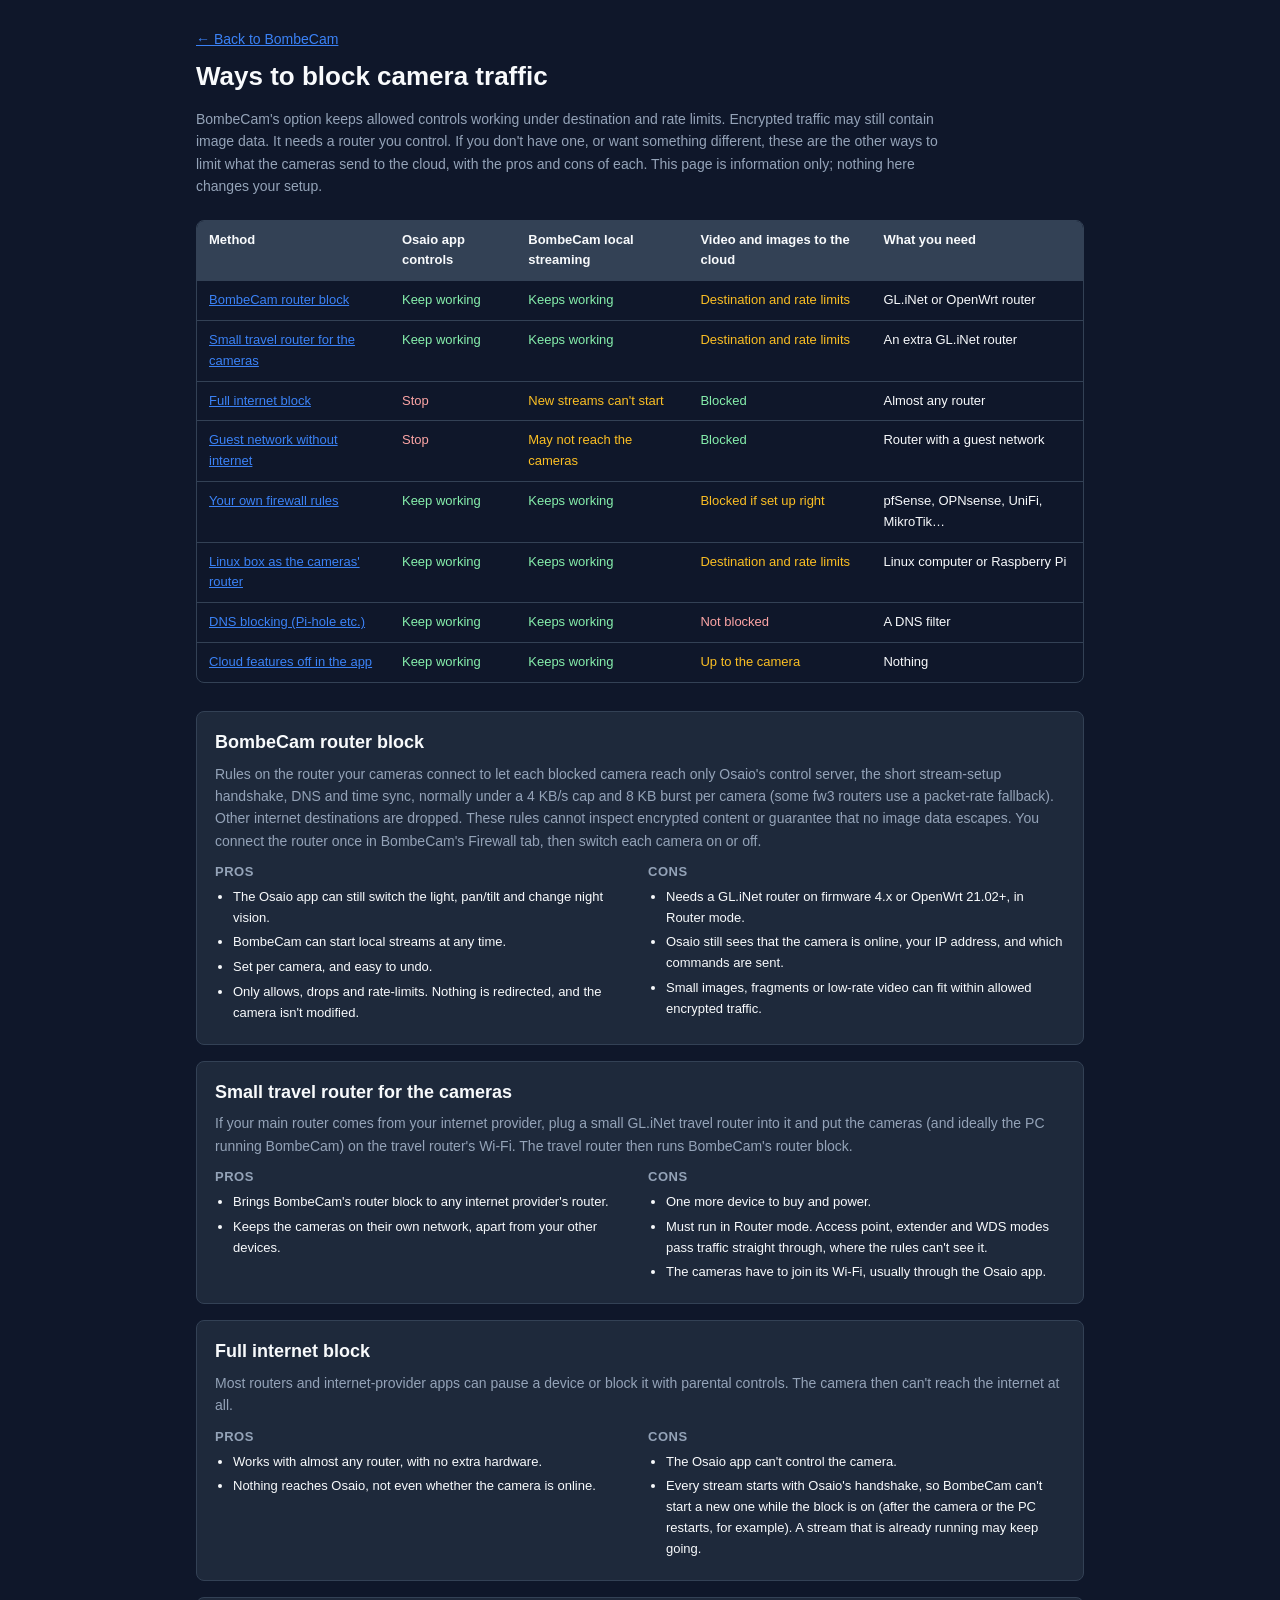
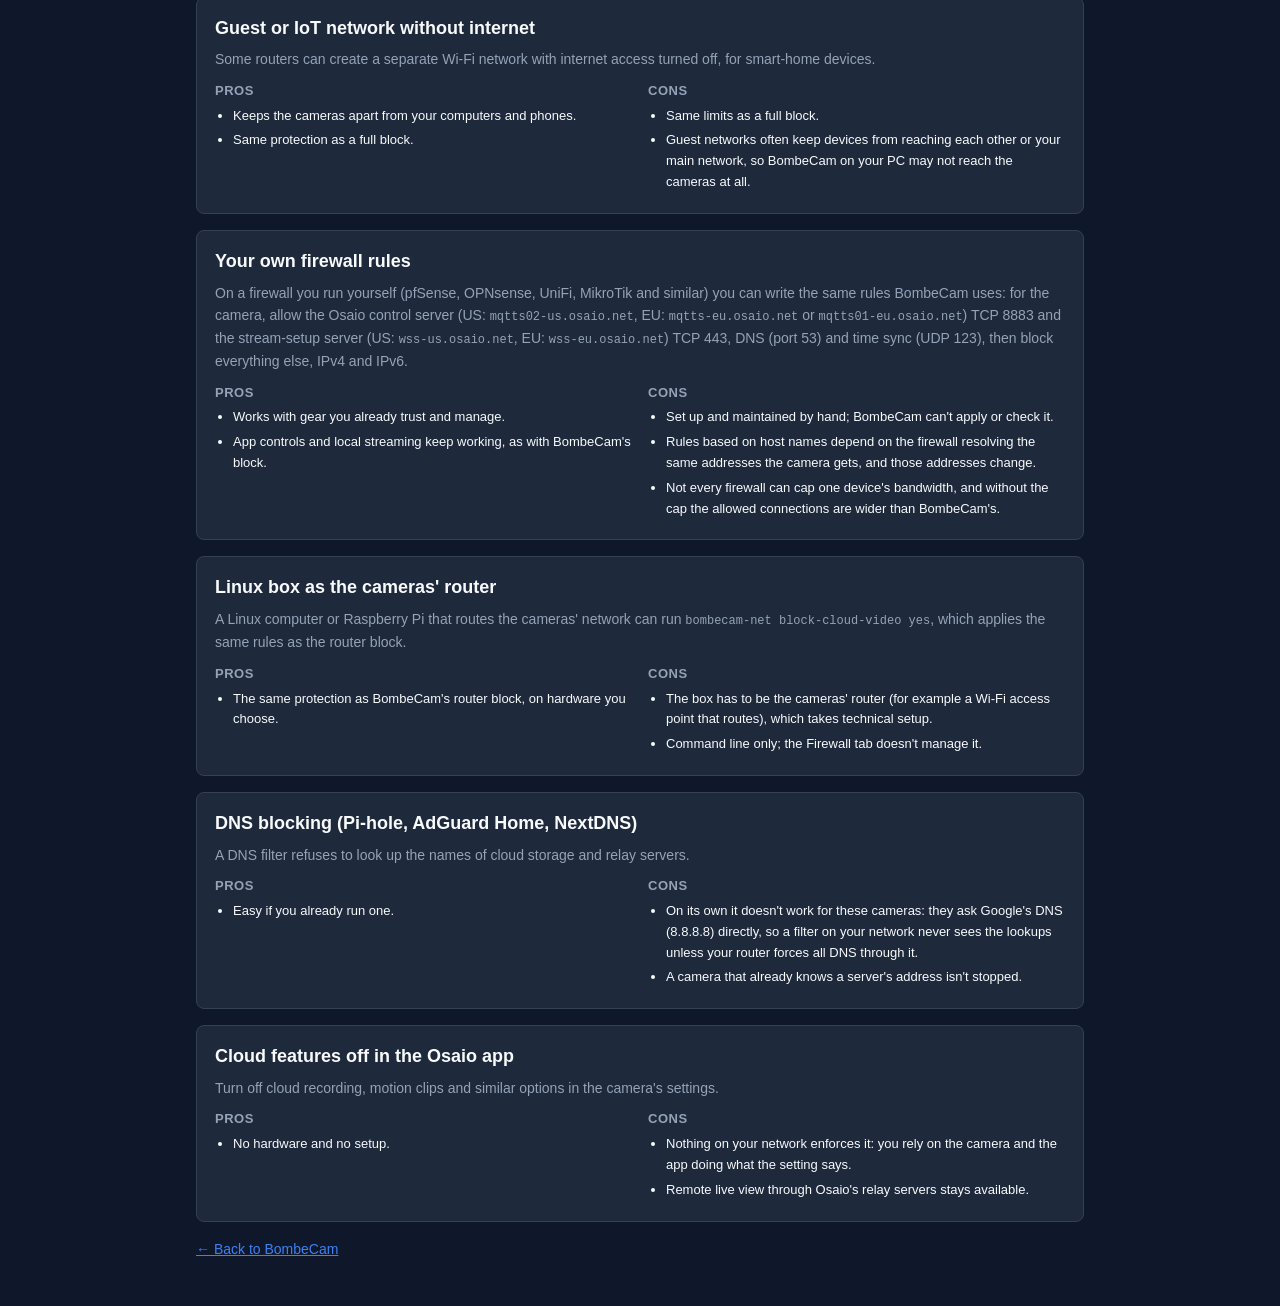
<file: web/blocking-options.html>
<!DOCTYPE html>
<html lang="en">
<head>
  <meta charset="UTF-8">
  <meta name="viewport" content="width=device-width, initial-scale=1.0">
  <title>Ways to block camera traffic · BombeCam</title>
  <link rel="stylesheet" href="style.css">
</head>
<body class="info-page">
  <main class="info-main">
    <p class="info-back"><a href="/">&larr; Back to BombeCam</a></p>
    <h1>Ways to block camera traffic</h1>
    <p class="info-lead">
      BombeCam's option keeps allowed controls working under destination and rate limits. Encrypted traffic may still contain image data.
      It needs a router you control. If you don't have one, or want something different, these are the other ways
      to limit what the cameras send to the cloud, with the pros and cons of each. This page is information only;
      nothing here changes your setup.
    </p>

    <div class="info-table-wrap">
      <table class="info-table">
        <thead>
          <tr>
            <th>Method</th>
            <th>Osaio app controls</th>
            <th>BombeCam local streaming</th>
            <th>Video and images to the cloud</th>
            <th>What you need</th>
          </tr>
        </thead>
        <tbody>
          <tr>
            <td><a href="#bombecam">BombeCam router block</a></td>
            <td class="yes">Keep working</td>
            <td class="yes">Keeps working</td>
            <td class="partly">Destination and rate limits</td>
            <td>GL.iNet or OpenWrt router</td>
          </tr>
          <tr>
            <td><a href="#travel-router">Small travel router for the cameras</a></td>
            <td class="yes">Keep working</td>
            <td class="yes">Keeps working</td>
            <td class="partly">Destination and rate limits</td>
            <td>An extra GL.iNet router</td>
          </tr>
          <tr>
            <td><a href="#full-block">Full internet block</a></td>
            <td class="no">Stop</td>
            <td class="partly">New streams can't start</td>
            <td class="yes">Blocked</td>
            <td>Almost any router</td>
          </tr>
          <tr>
            <td><a href="#guest">Guest network without internet</a></td>
            <td class="no">Stop</td>
            <td class="partly">May not reach the cameras</td>
            <td class="yes">Blocked</td>
            <td>Router with a guest network</td>
          </tr>
          <tr>
            <td><a href="#own-firewall">Your own firewall rules</a></td>
            <td class="yes">Keep working</td>
            <td class="yes">Keeps working</td>
            <td class="partly">Blocked if set up right</td>
            <td>pfSense, OPNsense, UniFi, MikroTik…</td>
          </tr>
          <tr>
            <td><a href="#linux">Linux box as the cameras' router</a></td>
            <td class="yes">Keep working</td>
            <td class="yes">Keeps working</td>
            <td class="partly">Destination and rate limits</td>
            <td>Linux computer or Raspberry Pi</td>
          </tr>
          <tr>
            <td><a href="#dns">DNS blocking (Pi-hole etc.)</a></td>
            <td class="yes">Keep working</td>
            <td class="yes">Keeps working</td>
            <td class="no">Not blocked</td>
            <td>A DNS filter</td>
          </tr>
          <tr>
            <td><a href="#app-settings">Cloud features off in the app</a></td>
            <td class="yes">Keep working</td>
            <td class="yes">Keeps working</td>
            <td class="partly">Up to the camera</td>
            <td>Nothing</td>
          </tr>
        </tbody>
      </table>
    </div>

    <section class="info-method" id="bombecam">
      <h2>BombeCam router block</h2>
      <p>Rules on the router your cameras connect to let each blocked camera reach only Osaio's control server, the short stream-setup handshake, DNS and time sync, normally under a 4&nbsp;KB/s cap and 8&nbsp;KB burst per camera (some fw3 routers use a packet-rate fallback). Other internet destinations are dropped. These rules cannot inspect encrypted content or guarantee that no image data escapes. You connect the router once in BombeCam's Firewall tab, then switch each camera on or off.</p>
      <div class="info-proscons">
        <div><h3>Pros</h3><ul>
          <li>The Osaio app can still switch the light, pan/tilt and change night vision.</li>
          <li>BombeCam can start local streams at any time.</li>
          <li>Set per camera, and easy to undo.</li>
          <li>Only allows, drops and rate-limits. Nothing is redirected, and the camera isn't modified.</li>
        </ul></div>
        <div><h3>Cons</h3><ul>
          <li>Needs a GL.iNet router on firmware 4.x or OpenWrt 21.02+, in Router mode.</li>
          <li>Osaio still sees that the camera is online, your IP address, and which commands are sent.</li>
          <li>Small images, fragments or low-rate video can fit within allowed encrypted traffic.</li>
        </ul></div>
      </div>
    </section>

    <section class="info-method" id="travel-router">
      <h2>Small travel router for the cameras</h2>
      <p>If your main router comes from your internet provider, plug a small GL.iNet travel router into it and put the cameras (and ideally the PC running BombeCam) on the travel router's Wi-Fi. The travel router then runs BombeCam's router block.</p>
      <div class="info-proscons">
        <div><h3>Pros</h3><ul>
          <li>Brings BombeCam's router block to any internet provider's router.</li>
          <li>Keeps the cameras on their own network, apart from your other devices.</li>
        </ul></div>
        <div><h3>Cons</h3><ul>
          <li>One more device to buy and power.</li>
          <li>Must run in Router mode. Access point, extender and WDS modes pass traffic straight through, where the rules can't see it.</li>
          <li>The cameras have to join its Wi-Fi, usually through the Osaio app.</li>
        </ul></div>
      </div>
    </section>

    <section class="info-method" id="full-block">
      <h2>Full internet block</h2>
      <p>Most routers and internet-provider apps can pause a device or block it with parental controls. The camera then can't reach the internet at all.</p>
      <div class="info-proscons">
        <div><h3>Pros</h3><ul>
          <li>Works with almost any router, with no extra hardware.</li>
          <li>Nothing reaches Osaio, not even whether the camera is online.</li>
        </ul></div>
        <div><h3>Cons</h3><ul>
          <li>The Osaio app can't control the camera.</li>
          <li>Every stream starts with Osaio's handshake, so BombeCam can't start a new one while the block is on (after the camera or the PC restarts, for example). A stream that is already running may keep going.</li>
        </ul></div>
      </div>
    </section>

    <section class="info-method" id="guest">
      <h2>Guest or IoT network without internet</h2>
      <p>Some routers can create a separate Wi-Fi network with internet access turned off, for smart-home devices.</p>
      <div class="info-proscons">
        <div><h3>Pros</h3><ul>
          <li>Keeps the cameras apart from your computers and phones.</li>
          <li>Same protection as a full block.</li>
        </ul></div>
        <div><h3>Cons</h3><ul>
          <li>Same limits as a full block.</li>
          <li>Guest networks often keep devices from reaching each other or your main network, so BombeCam on your PC may not reach the cameras at all.</li>
        </ul></div>
      </div>
    </section>

    <section class="info-method" id="own-firewall">
      <h2>Your own firewall rules</h2>
      <p>On a firewall you run yourself (pfSense, OPNsense, UniFi, MikroTik and similar) you can write the same rules BombeCam uses: for the camera, allow the Osaio control server (US: <code>mqtts02-us.osaio.net</code>, EU: <code>mqtts-eu.osaio.net</code> or <code>mqtts01-eu.osaio.net</code>) TCP 8883 and the stream-setup server (US: <code>wss-us.osaio.net</code>, EU: <code>wss-eu.osaio.net</code>) TCP 443, DNS (port 53) and time sync (UDP 123), then block everything else, IPv4 and IPv6.</p>
      <div class="info-proscons">
        <div><h3>Pros</h3><ul>
          <li>Works with gear you already trust and manage.</li>
          <li>App controls and local streaming keep working, as with BombeCam's block.</li>
        </ul></div>
        <div><h3>Cons</h3><ul>
          <li>Set up and maintained by hand; BombeCam can't apply or check it.</li>
          <li>Rules based on host names depend on the firewall resolving the same addresses the camera gets, and those addresses change.</li>
          <li>Not every firewall can cap one device's bandwidth, and without the cap the allowed connections are wider than BombeCam's.</li>
        </ul></div>
      </div>
    </section>

    <section class="info-method" id="linux">
      <h2>Linux box as the cameras' router</h2>
      <p>A Linux computer or Raspberry Pi that routes the cameras' network can run <code>bombecam-net block-cloud-video yes</code>, which applies the same rules as the router block.</p>
      <div class="info-proscons">
        <div><h3>Pros</h3><ul>
          <li>The same protection as BombeCam's router block, on hardware you choose.</li>
        </ul></div>
        <div><h3>Cons</h3><ul>
          <li>The box has to be the cameras' router (for example a Wi-Fi access point that routes), which takes technical setup.</li>
          <li>Command line only; the Firewall tab doesn't manage it.</li>
        </ul></div>
      </div>
    </section>

    <section class="info-method" id="dns">
      <h2>DNS blocking (Pi-hole, AdGuard Home, NextDNS)</h2>
      <p>A DNS filter refuses to look up the names of cloud storage and relay servers.</p>
      <div class="info-proscons">
        <div><h3>Pros</h3><ul>
          <li>Easy if you already run one.</li>
        </ul></div>
        <div><h3>Cons</h3><ul>
          <li>On its own it doesn't work for these cameras: they ask Google's DNS (8.8.8.8) directly, so a filter on your network never sees the lookups unless your router forces all DNS through it.</li>
          <li>A camera that already knows a server's address isn't stopped.</li>
        </ul></div>
      </div>
    </section>

    <section class="info-method" id="app-settings">
      <h2>Cloud features off in the Osaio app</h2>
      <p>Turn off cloud recording, motion clips and similar options in the camera's settings.</p>
      <div class="info-proscons">
        <div><h3>Pros</h3><ul>
          <li>No hardware and no setup.</li>
        </ul></div>
        <div><h3>Cons</h3><ul>
          <li>Nothing on your network enforces it: you rely on the camera and the app doing what the setting says.</li>
          <li>Remote live view through Osaio's relay servers stays available.</li>
        </ul></div>
      </div>
    </section>

    <p class="info-back"><a href="/">&larr; Back to BombeCam</a></p>
  </main>
</body>
</html>
</file>
<file: web/style.css>
/* ==========================================================================
   BombeCam web page stylesheet
   Modern, Clean, Responsive Dark Theme with High Visual Hierarchy
   ========================================================================== */

:root {
  --bg-body: #0f172a;
  --bg-card: #1e293b;
  --bg-card-header: #334155;
  --bg-input: #0f172a;
  --border-color: #334155;
  --text-main: #f8fafc;
  --text-muted: #94a3b8;
  --accent-primary: #3b82f6;
  --accent-primary-hover: #2563eb;
  --accent-success: #22c55e;
  --accent-warning: #f59e0b;
  --accent-danger: #ef4444;
  --accent-danger-hover: #dc2626;
  --accent-info: #0ea5e9;
  --radius-sm: 4px;
  --radius-md: 8px;
  --radius-lg: 12px;
  --font-family: -apple-system, BlinkMacSystemFont, "Segoe UI", Roboto, Helvetica, Arial, sans-serif;
  --transition: all 0.2s ease-in-out;
}

* {
  box-sizing: border-box;
  margin: 0;
  padding: 0;
}

body {
  font-family: var(--font-family);
  background-color: var(--bg-body);
  color: var(--text-main);
  line-height: 1.5;
  font-size: 14px;
  min-height: 100vh;
  display: flex;
  flex-direction: column;
}

/* ==========================================================================
   Header & Navigation
   ========================================================================== */

.app-header {
  background-color: var(--bg-card);
  border-bottom: 1px solid var(--border-color);
  padding: 12px 24px;
  display: flex;
  align-items: center;
  justify-content: space-between;
  flex-wrap: wrap;
  gap: 12px;
}

.header-left, .header-right {
  display: flex;
  align-items: center;
  gap: 12px;
  flex-wrap: wrap;
}

.brand {
  display: flex;
  align-items: center;
  gap: 8px;
  font-weight: 700;
  font-size: 18px;
  letter-spacing: -0.5px;
}

.brand-icon {
  font-size: 20px;
}

.brand-ver {
  font-size: 11px;
  padding: 2px 6px;
  background-color: var(--border-color);
  border-radius: var(--radius-sm);
  color: var(--text-muted);
}

.nav-tabs {
  display: flex;
  background-color: var(--bg-card);
  border-bottom: 1px solid var(--border-color);
  padding: 0 24px;
  overflow-x: auto;
  gap: 4px;
}

.nav-tab {
  padding: 12px 18px;
  background: none;
  border: none;
  border-bottom: 3px solid transparent;
  color: var(--text-muted);
  font-size: 14px;
  font-weight: 600;
  cursor: pointer;
  transition: var(--transition);
  white-space: nowrap;
}

.nav-tab:hover {
  color: var(--text-main);
  background-color: rgba(255, 255, 255, 0.03);
}

.nav-tab.active {
  color: var(--accent-primary);
  border-bottom-color: var(--accent-primary);
}

.tab-content {
  display: none;
}

.tab-content.active {
  display: block;
  padding-top: 20px; /* breathing room between the tab bar and the cards */
}

.app-main {
  flex: 1;
  padding: 24px;
  max-width: 1400px;
  width: 100%;
  margin: 0 auto;
}

/* ==========================================================================
   Badges & Status Pills
   ========================================================================== */

.badge {
  display: inline-flex;
  align-items: center;
  gap: 6px;
  padding: 4px 10px;
  border-radius: 9999px;
  font-size: 12px;
  font-weight: 600;
  text-transform: uppercase;
  letter-spacing: 0.5px;
}

.badge-verified, .badge-success {
  background-color: rgba(34, 197, 94, 0.15);
  color: var(--accent-success);
  border: 1px solid rgba(34, 197, 94, 0.3);
}

.badge-pending, .badge-warning {
  background-color: rgba(245, 158, 11, 0.15);
  color: var(--accent-warning);
  border: 1px solid rgba(245, 158, 11, 0.3);
}

.badge-unverified, .badge-info {
  background-color: rgba(14, 165, 233, 0.15);
  color: var(--accent-info);
  border: 1px solid rgba(14, 165, 233, 0.3);
}

.badge-error, .badge-danger {
  background-color: rgba(239, 68, 68, 0.15);
  color: var(--accent-danger);
  border: 1px solid rgba(239, 68, 68, 0.3);
}

.badge-secondary, .badge-paused {
  background-color: rgba(100, 116, 139, 0.2);
  color: #94a3b8;
  border: 1px solid #475569;
}

.badge-active {
  background-color: rgba(34, 197, 94, 0.2);
  color: #4ade80;
  border: 1px solid rgba(74, 222, 128, 0.4);
}

/* ==========================================================================
   Buttons & Actions
   ========================================================================== */

.btn {
  display: inline-flex;
  align-items: center;
  justify-content: center;
  gap: 6px;
  padding: 8px 16px;
  border-radius: var(--radius-sm);
  font-size: 13px;
  font-weight: 600;
  border: 1px solid transparent;
  cursor: pointer;
  transition: var(--transition);
  text-decoration: none;
}

.btn:disabled {
  opacity: 0.5;
  cursor: not-allowed;
}

.btn-sm {
  padding: 4px 10px;
  font-size: 12px;
}

.btn-primary {
  background-color: var(--accent-primary);
  color: #fff;
}
.btn-primary:hover:not(:disabled) {
  background-color: var(--accent-primary-hover);
}

.btn-secondary {
  background-color: #334155;
  color: var(--text-main);
  border-color: #475569;
}
.btn-secondary:hover:not(:disabled) {
  background-color: #475569;
}

.btn-success {
  background-color: var(--accent-success);
  color: #fff;
}
.btn-success:hover:not(:disabled) {
  background-color: #16a34a;
}

.btn-warning {
  background-color: var(--accent-warning);
  color: #000;
}
.btn-warning:hover:not(:disabled) {
  background-color: #d97706;
}

.btn-danger {
  background-color: var(--accent-danger);
  color: #fff;
}
.btn-danger:hover:not(:disabled) {
  background-color: var(--accent-danger-hover);
}

.btn-outline {
  background: transparent;
  border-color: var(--border-color);
  color: var(--text-main);
}
.btn-outline:hover:not(:disabled) {
  background-color: #334155;
  border-color: #475569;
}

/* Prominent Red STOP Action */
.btn-stop {
  background-color: var(--accent-danger);
  color: #ffffff;
  font-weight: 700;
  padding: 8px 18px;
  box-shadow: 0 0 12px rgba(239, 68, 68, 0.4);
  animation: pulse-stop 2.5s infinite;
}
.btn-stop:hover:not(:disabled) {
  background-color: var(--accent-danger-hover);
  box-shadow: 0 0 16px rgba(239, 68, 68, 0.7);
}

@keyframes pulse-stop {
  0% { box-shadow: 0 0 8px rgba(239, 68, 68, 0.3); }
  50% { box-shadow: 0 0 16px rgba(239, 68, 68, 0.6); }
  100% { box-shadow: 0 0 8px rgba(239, 68, 68, 0.3); }
}

.btn-copied {
  background-color: var(--accent-success) !important;
  color: #ffffff !important;
  border-color: var(--accent-success) !important;
}

.btn-updating {
  position: relative;
  pointer-events: none;
  opacity: 0.7;
}
.btn-updating::after {
  content: "";
  display: inline-block;
  width: 10px;
  height: 10px;
  margin-left: 6px;
  border: 2px solid #ffffff;
  border-top-color: transparent;
  border-radius: 50%;
  animation: spin 0.6s linear infinite;
}

@keyframes spin {
  to { transform: rotate(360deg); }
}

/* ==========================================================================
   Cards & Layout Grids
   ========================================================================== */

.card {
  background-color: var(--bg-card);
  border: 1px solid var(--border-color);
  border-radius: var(--radius-lg);
  overflow: hidden;
  margin-bottom: 24px;
}

.card-header {
  padding: 16px 20px;
  background-color: rgba(255, 255, 255, 0.02);
  border-bottom: 1px solid var(--border-color);
  display: flex;
  align-items: center;
  justify-content: space-between;
  flex-wrap: wrap;
  gap: 12px;
}

.card-title {
  font-size: 16px;
  font-weight: 700;
  color: var(--text-main);
}

.card-subtitle {
  font-size: 12px;
  color: var(--text-muted);
  margin-top: 2px;
}

.card-body {
  padding: 20px;
}

.dashboard-grid {
  display: grid;
  grid-template-columns: 1.2fr 1fr;
  gap: 24px;
}

@media (max-width: 1024px) {
  .dashboard-grid {
    grid-template-columns: 1fr;
  }
}

.account-grid, .safety-grid {
  display: grid;
  grid-template-columns: 1fr 1fr;
  gap: 24px;
}

@media (max-width: 900px) {
  .account-grid, .safety-grid {
    grid-template-columns: 1fr;
  }
}

/* ==========================================================================
   Live Preview & Decoded-Frame Gating
   ========================================================================== */

.preview-body {
  display: flex;
  flex-direction: column;
  gap: 14px;
}

.video-container {
  position: relative;
  width: 100%;
  background-color: #000000;
  border-radius: var(--radius-md);
  overflow: hidden;
  aspect-ratio: 16 / 9;
  display: flex;
  align-items: center;
  justify-content: center;
  border: 1px solid var(--border-color);
}

#preview-player {
  width: 100%;
  height: 100%;
  object-fit: contain;
  transition: transform 0.2s ease;
  transform-origin: center center;
}

.preview-overlay {
  position: absolute;
  top: 0;
  left: 0;
  width: 100%;
  height: 100%;
  display: flex;
  align-items: center;
  justify-content: center;
  background-color: rgba(0, 0, 0, 0.7);
  color: var(--text-muted);
  font-weight: 500;
  pointer-events: none;
  text-align: center;
  padding: 20px;
  flex-direction: column;
}

.preview-overlay button {
  pointer-events: auto;
}

/* Generic utility: the app toggles "hidden" on several elements (e.g. the
   "Fixed Lens" badge), but only the video overlay had a rule for it. */
.hidden {
  display: none !important;
}

.preview-overlay.hidden {
  display: none;
}

.cam-indicator {
  font-size: 13px;
  color: var(--text-muted);
  font-weight: 500;
}

.media-path-badge {
  display: inline-block;
  margin-left: 8px;
  padding: 1px 8px;
  border-radius: 999px;
  font-size: 11px;
  font-weight: 600;
  color: var(--accent-success);
  border: 1px solid currentColor;
  cursor: help;
}

.media-path-badge.warn {
  color: var(--accent-warning);
}

/* ==========================================================================
   PTZ & Auxiliary Controls
   ========================================================================== */

.section-subtitle {
  font-size: 13px;
  font-weight: 700;
  text-transform: uppercase;
  letter-spacing: 0.5px;
  color: var(--text-muted);
  margin-bottom: 10px;
  padding-bottom: 4px;
  border-bottom: 1px solid var(--border-color);
}

.ptz-section {
  margin-bottom: 20px;
}

.ptz-dpad {
  display: grid;
  grid-template-columns: repeat(3, 48px);
  grid-template-rows: repeat(3, 48px);
  gap: 6px;
  width: fit-content;
  margin: 0 auto;
  padding: 10px;
  background-color: var(--bg-body);
  border-radius: var(--radius-md);
  border: 1px solid var(--border-color);
}

.ptz-btn {
  display: flex;
  align-items: center;
  justify-content: center;
  background-color: #334155;
  color: var(--text-main);
  border: 1px solid #475569;
  border-radius: var(--radius-sm);
  font-size: 16px;
  font-weight: bold;
  cursor: pointer;
  transition: var(--transition);
  user-select: none;
}

.ptz-btn:hover:not(:disabled) {
  background-color: var(--accent-primary);
  border-color: var(--accent-primary);
  color: #fff;
}

.ptz-btn:active:not(:disabled) {
  transform: scale(0.95);
}

.ptz-stop {
  background-color: #475569;
  color: #ef4444;
}
.ptz-stop:hover:not(:disabled) {
  background-color: #ef4444;
  color: #fff;
}

.ptz-corner {
  background: transparent;
  border: none;
  cursor: default;
}

.switches-section {
  display: flex;
  flex-direction: column;
  gap: 12px;
  margin-bottom: 20px;
}

.control-row {
  display: flex;
  align-items: center;
  justify-content: space-between;
  padding: 8px 12px;
  background-color: var(--bg-body);
  border: 1px solid var(--border-color);
  border-radius: var(--radius-sm);
  gap: 12px;
}

.control-info {
  display: flex;
  align-items: center;
  gap: 8px;
}

.control-name {
  font-weight: 500;
  font-size: 13px;
}

.readback-pill {
  font-size: 11px;
  font-weight: 600;
  padding: 2px 8px;
  border-radius: 9999px;
  background-color: #334155;
  color: var(--text-main);
}

.telemetry-status {
  font-size: 12px;
  color: var(--accent-success);
  font-weight: 500;
}

.telemetry-status.updating {
  color: var(--accent-warning);
}

.btn-talk {
  user-select: none;
}
.btn-talk.active {
  background-color: var(--accent-danger) !important;
  color: #fff !important;
  animation: pulse-talk 1s infinite;
}

@keyframes pulse-talk {
  0% { opacity: 1; }
  50% { opacity: 0.6; }
  100% { opacity: 1; }
}

.pill-nv-on {
  font-size: 11px;
  font-weight: 700;
  padding: 2px 8px;
  border-radius: 9999px;
  background-color: rgba(34, 197, 94, 0.15);
  color: #22c55e;
  border: 1px solid rgba(34, 197, 94, 0.35);
  display: inline-flex;
  align-items: center;
  gap: 5px;
}
.pill-nv-on::before {
  content: "";
  display: inline-block;
  width: 6px;
  height: 6px;
  border-radius: 50%;
  background-color: #22c55e;
  box-shadow: 0 0 6px #22c55e;
}

.pill-nv-off {
  font-size: 11px;
  font-weight: 600;
  padding: 2px 8px;
  border-radius: 9999px;
  background-color: #1e293b;
  color: var(--text-muted);
  border: 1px solid var(--border-color);
  display: inline-flex;
  align-items: center;
  gap: 5px;
}
.pill-nv-off::before {
  content: "";
  display: inline-block;
  width: 6px;
  height: 6px;
  border-radius: 50%;
  background-color: #64748b;
}

.control-disabled {
  opacity: 0.45;
}
.control-disabled button,
.control-disabled input {
  pointer-events: none !important;
  cursor: not-allowed !important;
}

.badge-fixed-lens {
  font-size: 11px;
  font-weight: 600;
  padding: 2px 6px;
  border-radius: 4px;
  background-color: rgba(148, 163, 184, 0.15);
  color: #94a3b8;
  border: 1px solid rgba(148, 163, 184, 0.3);
  margin-left: 8px;
}

/* ==========================================================================
   Stream URLs & NVR Integration
   ========================================================================== */

.form-control {
  width: 100%;
  padding: 8px 12px;
  background-color: var(--bg-input);
  border: 1px solid var(--border-color);
  border-radius: var(--radius-sm);
  color: var(--text-main);
  font-size: 13px;
  font-family: inherit;
  transition: var(--transition);
}

.form-control:focus {
  outline: none;
  border-color: var(--accent-primary);
  box-shadow: 0 0 0 2px rgba(59, 130, 246, 0.2);
}

.code-input {
  font-family: "SFMono-Regular", Consolas, "Liberation Mono", Menlo, monospace;
  font-size: 12px;
}

.integration-block {
  margin-bottom: 20px;
  background-color: var(--bg-body);
  border: 1px solid var(--border-color);
  border-radius: var(--radius-md);
  overflow: hidden;
}

.snippet-header {
  padding: 10px 16px;
  background-color: rgba(255, 255, 255, 0.03);
  border-bottom: 1px solid var(--border-color);
  display: flex;
  align-items: center;
  justify-content: space-between;
}

.snippet-title {
  font-size: 13px;
  font-weight: 600;
}

.code-block {
  padding: 16px;
  margin: 0;
  overflow-x: auto;
  font-family: "SFMono-Regular", Consolas, "Liberation Mono", Menlo, monospace;
  font-size: 12px;
  line-height: 1.6;
  color: #cbd5e1;
}

/* ==========================================================================
   Discovery Table
   ========================================================================== */

.discovery-actions-bar {
  display: flex;
  align-items: center;
  justify-content: space-between;
  margin-bottom: 14px;
}

.table-container {
  overflow-x: auto;
  border: 1px solid var(--border-color);
  border-radius: var(--radius-sm);
}

.data-table {
  width: 100%;
  border-collapse: collapse;
  text-align: left;
  font-size: 13px;
}

.data-table th, .data-table td {
  padding: 10px 14px;
  border-bottom: 1px solid var(--border-color);
}

.data-table th {
  background-color: rgba(255, 255, 255, 0.03);
  font-weight: 600;
  color: var(--text-muted);
}

.data-table tr:hover td {
  background-color: rgba(255, 255, 255, 0.015);
}

/* ==========================================================================
   Forms & Inputs
   ========================================================================== */

.form-group {
  margin-bottom: 16px;
}

.form-group label {
  display: block;
  font-weight: 600;
  font-size: 13px;
  margin-bottom: 6px;
  color: var(--text-main);
}

.form-row {
  display: flex;
  gap: 16px;
}

.col-half {
  flex: 1;
}

.checkbox-label {
  display: flex;
  align-items: center;
  gap: 8px;
  cursor: pointer;
  font-size: 13px;
}

.form-text {
  font-size: 11px;
  margin-top: 4px;
}

.text-muted {
  color: var(--text-muted);
}

.text-center {
  text-align: center;
}

.profile-details {
  display: flex;
  flex-direction: column;
  gap: 8px;
  margin-bottom: 20px;
}

.profile-field {
  display: flex;
  justify-content: space-between;
  padding: 6px 0;
  border-bottom: 1px solid rgba(255, 255, 255, 0.05);
}

.field-label {
  color: var(--text-muted);
  font-size: 13px;
}

.field-value {
  font-weight: 600;
  font-size: 13px;
}

.profile-actions {
  display: flex;
  flex-wrap: wrap;
  gap: 8px;
}

/* ==========================================================================
   Safety & Recovery
   ========================================================================== */

.status-summary-box {
  display: flex;
  flex-direction: column;
  gap: 8px;
  margin-bottom: 24px;
  background-color: var(--bg-body);
  border: 1px solid var(--border-color);
  padding: 16px;
  border-radius: var(--radius-md);
}

.status-item {
  display: flex;
  justify-content: space-between;
  font-size: 13px;
}

.status-key {
  color: var(--text-muted);
}

.status-val {
  font-weight: 600;
}

.safety-action-box {
  padding: 16px;
  border: 1px dashed var(--accent-warning);
  border-radius: var(--radius-md);
  background-color: rgba(245, 158, 11, 0.05);
}

.safety-action-box h3 {
  font-size: 14px;
  margin-bottom: 6px;
  color: var(--accent-warning);
}

.safety-action-box p {
  margin-bottom: 14px;
  font-size: 12px;
}

/* ==========================================================================
   Modals
   ========================================================================== */

.modal {
  display: none;
  position: fixed;
  top: 0;
  left: 0;
  width: 100%;
  height: 100%;
  background-color: rgba(0, 0, 0, 0.75);
  z-index: 1000;
  align-items: center;
  justify-content: center;
  padding: 20px;
}

.modal.active {
  display: flex;
}

.modal-dialog {
  background-color: var(--bg-card);
  border: 1px solid var(--border-color);
  border-radius: var(--radius-lg);
  max-width: 480px;
  width: 100%;
  box-shadow: 0 10px 25px rgba(0, 0, 0, 0.5);
  animation: modal-pop 0.2s ease-out;
}

@keyframes modal-pop {
  from { transform: scale(0.95); opacity: 0; }
  to { transform: scale(1); opacity: 1; }
}

.modal-header {
  padding: 16px 20px;
  border-bottom: 1px solid var(--border-color);
  display: flex;
  align-items: center;
  justify-content: space-between;
}

.modal-title {
  font-size: 16px;
  font-weight: 700;
}

.modal-close {
  background: none;
  border: none;
  color: var(--text-muted);
  font-size: 20px;
  cursor: pointer;
  line-height: 1;
}

.modal-close:hover {
  color: var(--text-main);
}

.modal-body {
  padding: 20px;
}

.modal-footer {
  padding: 12px 20px;
  border-top: 1px solid var(--border-color);
  display: flex;
  justify-content: flex-end;
  gap: 10px;
  background-color: rgba(0, 0, 0, 0.15);
}

.alert {
  padding: 12px;
  border-radius: var(--radius-sm);
  margin-bottom: 14px;
  font-size: 13px;
}

.alert-warning {
  background-color: rgba(245, 158, 11, 0.15);
  border: 1px solid rgba(245, 158, 11, 0.3);
  color: #fbbf24;
}

/* ==========================================================================
   Toasts
   ========================================================================== */

.toast-container {
  position: fixed;
  bottom: 24px;
  right: 24px;
  display: flex;
  flex-direction: column;
  gap: 10px;
  z-index: 2000;
  pointer-events: none;
}

.toast {
  padding: 12px 18px;
  background-color: #1e293b;
  color: #fff;
  border-radius: var(--radius-sm);
  box-shadow: 0 4px 12px rgba(0, 0, 0, 0.4);
  font-size: 13px;
  font-weight: 500;
  border-left: 4px solid var(--accent-primary);
  pointer-events: auto;
  animation: toast-in 0.25s ease-out;
  max-width: 380px;
}

.toast.toast-success { border-left-color: var(--accent-success); }
.toast.toast-error { border-left-color: var(--accent-danger); }
.toast.toast-warning { border-left-color: var(--accent-warning); }

@keyframes toast-in {
  from { transform: translateX(100%); opacity: 0; }
  to { transform: translateX(0); opacity: 1; }
}

/* ==========================================================================
   Sign-in and camera selection
   ========================================================================== */

#view-onboarding {
  display: flex;
  justify-content: center;
  align-items: center;
  min-height: calc(100vh - 120px);
  padding: 20px;
}

.onboarding-screen {
  width: 100%;
  animation: fadeIn 0.2s ease-in-out;
}

.onboarding-card {
  max-width: 440px;
  margin: 0 auto;
  background-color: var(--bg-card);
  border: 1px solid var(--border-color);
  border-radius: var(--radius-lg);
  padding: 32px;
  box-shadow: 0 10px 25px rgba(0, 0, 0, 0.4);
}

.onboarding-card-wide {
  max-width: 720px;
}

.onboarding-header {
  text-align: center;
  margin-bottom: 24px;
}

.onboarding-icon {
  font-size: 36px;
  display: block;
  margin-bottom: 8px;
}

.onboarding-title {
  font-size: 20px;
  font-weight: 700;
  margin-bottom: 6px;
  color: var(--text-main);
}

.onboarding-subtitle {
  font-size: 13px;
  color: var(--text-muted);
  line-height: 1.5;
}

.btn-block {
  width: 100%;
}

.btn-lg {
  padding: 12px 20px;
  font-size: 15px;
  font-weight: 700;
}

/* Spinner */
.loading-spinner {
  width: 44px;
  height: 44px;
  border: 4px solid rgba(59, 130, 246, 0.15);
  border-top-color: var(--accent-primary);
  border-radius: 50%;
  animation: spin 0.8s linear infinite;
  margin: 16px auto 20px auto;
}

.loading-title {
  font-size: 18px;
  font-weight: 600;
  margin-bottom: 8px;
  color: var(--text-main);
}

.loading-desc {
  font-size: 13px;
  color: var(--text-muted);
}

@keyframes spin {
  to { transform: rotate(360deg); }
}

@keyframes fadeIn {
  from { opacity: 0; transform: translateY(6px); }
  to { opacity: 1; transform: translateY(0); }
}

/* Screen 2: Discovery List */
.discovery-toolbar {
  display: flex;
  justify-content: space-between;
  align-items: center;
  padding: 10px 14px;
  background-color: rgba(255, 255, 255, 0.02);
  border: 1px solid var(--border-color);
  border-radius: var(--radius-sm);
  margin-bottom: 12px;
}

.discovery-list {
  max-height: 380px;
  overflow-y: auto;
  margin-bottom: 20px;
  display: flex;
  flex-direction: column;
  gap: 8px;
}

.discovery-camera-item {
  background-color: var(--bg-body);
  border: 1px solid var(--border-color);
  border-radius: var(--radius-md);
  padding: 12px 16px;
  transition: var(--transition);
}

.discovery-camera-item:hover {
  border-color: var(--accent-primary);
}

.discovery-camera-label {
  display: flex;
  align-items: flex-start;
  gap: 12px;
  cursor: pointer;
  width: 100%;
}

.chk-discovery-item {
  margin-top: 3px;
  cursor: pointer;
}

.discovery-camera-details {
  flex: 1;
}

.discovery-camera-primary {
  display: flex;
  justify-content: space-between;
  align-items: center;
  margin-bottom: 4px;
}

.discovery-camera-name {
  font-weight: 600;
  font-size: 14px;
}

.discovery-camera-meta {
  display: flex;
  flex-wrap: wrap;
  gap: 12px;
  font-size: 12px;
}

.discovery-empty {
  text-align: center;
  padding: 30px 16px;
  background-color: var(--bg-body);
  border: 1px dashed var(--border-color);
  border-radius: var(--radius-md);
}

.onboarding-actions {
  margin-top: 16px;
}

/* ==========================================================================
   Firewall decision guide and deployment options
   ========================================================================== */

.firewall-action-buttons {
  display: flex;
  gap: 12px;
  margin-top: 1.5rem;
  flex-wrap: wrap;
}

.decision-options-grid {
  display: grid;
  grid-template-columns: repeat(auto-fit, minmax(320px, 1fr));
  gap: 20px;
  margin-top: 1rem;
}

.decision-option-card {
  background-color: rgba(255, 255, 255, 0.02);
  border: 1px solid var(--border-color);
  border-radius: var(--radius-md);
  padding: 20px;
  display: flex;
  flex-direction: column;
  position: relative;
  transition: var(--transition);
}

.decision-option-card:hover {
  border-color: #475569;
}

.decision-option-card.recommended {
  border-color: rgba(59, 130, 246, 0.5);
  background-color: rgba(59, 130, 246, 0.03);
  box-shadow: 0 0 20px rgba(59, 130, 246, 0.08);
}

.option-badge {
  display: inline-block;
  align-self: flex-start;
  background: rgba(59, 130, 246, 0.15);
  color: var(--accent-primary);
  border: 1px solid rgba(59, 130, 246, 0.3);
  font-size: 11px;
  font-weight: 700;
  padding: 3px 10px;
  border-radius: 9999px;
  margin-bottom: 12px;
  text-transform: uppercase;
  letter-spacing: 0.5px;
}

.option-title {
  font-size: 16px;
  font-weight: 700;
  color: var(--text-main);
  margin-bottom: 8px;
}

.option-desc {
  font-size: 13px;
  color: var(--text-muted);
  margin-bottom: 14px;
  line-height: 1.5;
}

.option-section-title {
  font-size: 12px;
  font-weight: 600;
  color: var(--text-main);
  margin-bottom: 8px;
}

.router-steps {
  font-size: 12px;
  color: var(--text-muted);
  line-height: 1.6;
  margin-top: 10px;
}

.step-item {
  margin-bottom: 6px;
  padding-left: 8px;
  border-left: 2px solid var(--border-color);
}



/* ==========================================================================
   Header, add cameras, manage
   ========================================================================== */

/* Side-by-side cards line up top and bottom */
.dashboard-grid, .safety-grid {
  align-items: stretch;
  margin-bottom: 24px;
}
.dashboard-grid > .card, .safety-grid > .card {
  margin-bottom: 0;
}
.fw-cameras {
  margin-bottom: 8px;
}
.fw-cameras .option-section-title {
  font-weight: 600;
  margin-bottom: 8px;
}

/* Header: firewall badge as a button, Osaio account chip */
.badge-button {
  border: none;
  cursor: pointer;
  font: inherit;
}
.account-chip {
  display: inline-flex;
  align-items: center;
  gap: 8px;
  padding: 5px 12px;
  border-radius: 999px;
  border: 1px solid var(--border-color);
  background-color: var(--bg-body);
  color: var(--text-main);
  font-size: 12px;
  max-width: 360px;
  white-space: nowrap;
  overflow: hidden;
  text-overflow: ellipsis;
}
.account-dot {
  width: 8px;
  height: 8px;
  border-radius: 50%;
  background-color: var(--text-muted);
  flex: none;
}
.account-chip.ok .account-dot { background-color: var(--accent-success); }
.account-chip.warn .account-dot { background-color: var(--accent-warning); }
.account-chip.error .account-dot { background-color: var(--accent-danger); }
.account-chip.busy .account-dot { background-color: var(--accent-info); animation: pulse-dot 1.2s infinite; }
@keyframes pulse-dot {
  0%, 100% { opacity: 1; }
  50% { opacity: 0.3; }
}

/* Live indicator (replaces the old "Stream Active (Decoded)" badge) */
.live-indicator {
  display: inline-flex;
  align-items: center;
  gap: 6px;
  font-size: 11px;
  font-weight: 700;
  letter-spacing: 0.08em;
  color: #fecaca;
}
.live-indicator::before {
  content: "";
  width: 8px;
  height: 8px;
  border-radius: 50%;
  background-color: var(--accent-danger);
  animation: pulse-dot 1.6s infinite;
}

/* Video toolbar (sound, full screen) */
.video-toolbar {
  position: absolute;
  right: 10px;
  bottom: 10px;
  display: flex;
  gap: 6px;
  z-index: 2;
}
.video-tool {
  background-color: rgba(15, 23, 42, 0.75);
  color: #fff;
  border: 1px solid rgba(255, 255, 255, 0.15);
  border-radius: var(--radius-sm);
  padding: 4px 10px;
  font-size: 12px;
  cursor: pointer;
}
.video-tool:hover {
  background-color: rgba(51, 65, 85, 0.9);
}
.video-container:fullscreen #preview-player {
  object-fit: contain;
}

/* Segmented control (night vision Auto / On / Off) */
.segmented {
  display: inline-flex;
  border: 1px solid var(--border-color);
  border-radius: var(--radius-sm);
  overflow: hidden;
}
.segmented-btn {
  background: transparent;
  color: var(--text-main);
  border: none;
  border-right: 1px solid var(--border-color);
  padding: 5px 12px;
  font-size: 12px;
  font-weight: 600;
  cursor: pointer;
}
.segmented-btn:last-child {
  border-right: none;
}
.segmented-btn:hover:not(:disabled) {
  background-color: #334155;
}
.segmented-btn.active {
  background-color: var(--accent-primary);
  color: #fff;
}
.segmented-btn:disabled {
  opacity: 0.6;
  cursor: wait;
}
.control-row-stacked {
  flex-direction: column;
  align-items: stretch;
  gap: 6px;
}
.control-row-main {
  display: flex;
  align-items: center;
  justify-content: space-between;
  gap: 12px;
}
.control-hint {
  font-size: 11px;
  color: var(--text-muted);
}
.control-hint a {
  color: var(--accent-info);
}
#nvr-address-note {
  margin-bottom: 10px;
}

/* Talk: microphone level */
.talk-level {
  display: none;
  width: 60px;
  height: 6px;
  border-radius: 3px;
  background-color: var(--border-color);
  overflow: hidden;
}
.talk-level.visible {
  display: inline-block;
}
#talk-level-bar {
  display: block;
  height: 100%;
  width: 0%;
  background-color: var(--accent-success);
  transition: width 0.08s linear;
}

/* Sign-in: dedicated connector account guidance */
.connector-guide {
  background-color: var(--bg-body);
  border: 1px solid var(--border-color);
  border-radius: var(--radius-md);
  padding: 14px 16px;
  margin-bottom: 18px;
  text-align: left;
}
.connector-guide-title {
  font-weight: 600;
  margin-bottom: 8px;
}
.connector-steps {
  padding-left: 20px;
  display: flex;
  flex-direction: column;
  gap: 6px;
  font-size: 13px;
}
.connector-why {
  margin-top: 10px;
  font-size: 12px;
  color: var(--text-muted);
}
.connector-choice {
  display: flex;
  flex-direction: column;
  gap: 6px;
  margin: 4px 0 16px;
  text-align: left;
}
.radio-label {
  display: flex;
  align-items: center;
  gap: 8px;
  font-size: 13px;
  cursor: pointer;
}

/* Volume: mute button + slider on the video toolbar */
.volume-control {
  display: flex;
  align-items: center;
  gap: 6px;
  background-color: rgba(15, 23, 42, 0.75);
  border: 1px solid rgba(255, 255, 255, 0.15);
  border-radius: var(--radius-sm);
  padding: 0 8px 0 0;
}
.volume-control .video-tool {
  border: none;
  background: transparent;
}
#volume-slider {
  width: 90px;
  accent-color: var(--accent-primary);
  cursor: pointer;
}

/* ==========================================================================
   Block cloud video
   ========================================================================== */

.alert-info {
  background-color: rgba(14, 165, 233, 0.12);
  border: 1px solid rgba(14, 165, 233, 0.3);
  color: #7dd3fc;
}
.alert-success {
  background-color: rgba(34, 197, 94, 0.12);
  border: 1px solid rgba(34, 197, 94, 0.3);
  color: #86efac;
}
.alert-danger {
  background-color: rgba(239, 68, 68, 0.12);
  border: 1px solid rgba(239, 68, 68, 0.35);
  color: #fca5a5;
}

.privacy-card {
  max-width: 880px;
}
.privacy-choice-row {
  display: flex;
  align-items: center;
  gap: 14px;
  flex-wrap: wrap;
  margin: 4px 0 10px;
}
.segmented-lg .segmented-btn {
  padding: 9px 26px;
  font-size: 14px;
}
.privacy-choice-hint {
  font-size: 12px;
  line-height: 1.6;
  max-width: 680px;
}
.privacy-result {
  margin-top: 14px;
}
.privacy-warnings {
  margin: 8px 0 0 18px;
}
.privacy-output {
  margin-top: 8px;
}
.privacy-output summary,
.privacy-advanced summary {
  cursor: pointer;
  font-size: 12px;
  color: var(--text-muted);
}
.privacy-output .code-block {
  max-height: 280px;
  overflow: auto;
  margin-top: 8px;
}

.privacy-cameras {
  margin-top: 18px;
}
.privacy-camera-list {
  list-style: none;
  display: flex;
  flex-direction: column;
  gap: 6px;
}
.privacy-camera-list li {
  display: flex;
  align-items: center;
  gap: 10px;
  flex-wrap: wrap;
  padding: 8px 10px;
  border: 1px solid var(--border-color);
  border-radius: var(--radius-sm);
  background-color: rgba(255, 255, 255, 0.02);
}
.privacy-cam-name {
  font-weight: 600;
}
.privacy-cam-mac {
  color: var(--text-muted);
  font-size: 12px;
}
.privacy-chip {
  margin-left: auto;
  font-size: 11px;
  font-weight: 600;
  padding: 2px 8px;
  border-radius: 999px;
  border: 1px solid var(--border-color);
}
.privacy-chip-ok {
  color: #86efac;
  border-color: rgba(34, 197, 94, 0.4);
}
.privacy-chip-warn {
  color: #fbbf24;
  border-color: rgba(245, 158, 11, 0.4);
}
.privacy-chip-muted {
  color: var(--text-muted);
}

/* "How it works": tucked away, one click to open */
.how-it-works {
  margin-top: 22px;
  border-top: 1px solid var(--border-color);
  padding-top: 12px;
}
.how-it-works > summary {
  cursor: pointer;
  font-weight: 600;
  color: var(--accent-primary);
  list-style: none;
}
.how-it-works > summary::-webkit-details-marker {
  display: none;
}
.how-it-works > summary::before {
  content: "\25B8";
  display: inline-block;
  margin-right: 6px;
  transition: transform 0.15s ease;
}
.how-it-works[open] > summary::before {
  transform: rotate(90deg);
}
.how-body {
  margin-top: 10px;
  font-size: 13px;
  color: var(--text-muted);
  line-height: 1.6;
}
.how-body h3 {
  font-size: 14px;
  color: var(--text-main);
  margin: 16px 0 6px;
}
.how-body h3:first-child {
  margin-top: 4px;
}
.how-body ul,
.how-body ol {
  margin-left: 20px;
}
.how-body li {
  margin-bottom: 4px;
}
.how-body strong {
  color: var(--text-main);
}
.how-body .how-note {
  margin-top: 8px;
}
.how-body a {
  color: var(--accent-primary);
}
.how-body .code-block {
  margin-top: 6px;
}
.segmented .segmented-btn.active:hover:not(:disabled) {
  background-color: var(--accent-primary-hover);
}
#privacy-modal-desc {
  margin-bottom: 14px;
}

/* ---- Block cloud video: router row, master switch, per-camera switches ---- */
.privacy-hardware {
  font-size: 13px;
  line-height: 1.6;
  color: var(--text-muted);
  padding: 10px 12px;
  border: 1px solid var(--border-color);
  border-left: 3px solid var(--accent-info);
  border-radius: var(--radius-sm);
  background-color: rgba(14, 165, 233, 0.06);
  margin-bottom: 14px;
}
.privacy-hardware strong {
  color: var(--text-main);
}
.privacy-hardware a {
  color: var(--accent-primary);
  white-space: nowrap;
}
.privacy-router-row {
  display: flex;
  align-items: center;
  justify-content: space-between;
  gap: 12px;
  flex-wrap: wrap;
  padding: 10px 12px;
  border: 1px solid var(--border-color);
  border-radius: var(--radius-sm);
  margin-bottom: 14px;
}
.privacy-router-status {
  font-size: 13px;
  color: var(--text-main);
  overflow-wrap: anywhere;
}
.privacy-router-status .text-muted {
  font-size: 12px;
}
.privacy-router-actions {
  display: flex;
  gap: 8px;
  flex-wrap: wrap;
}
.privacy-master-row {
  display: flex;
  align-items: center;
  justify-content: space-between;
  gap: 12px;
  padding: 10px 12px;
  margin-bottom: 8px;
  border: 1px solid var(--border-color);
  border-radius: var(--radius-sm);
  background-color: var(--bg-body);
}
.privacy-switch-label {
  display: flex;
  flex-direction: column;
  gap: 2px;
  cursor: pointer;
  min-width: 0;
}
.privacy-master-title {
  font-weight: 600;
  font-size: 14px;
}
.privacy-camera-list li {
  gap: 8px 10px;
}
.privacy-cam-text {
  display: flex;
  flex-direction: column;
  gap: 2px;
  min-width: 0;
  flex: 1 1 160px;
}
.privacy-cam-row-end {
  display: flex;
  align-items: center;
  gap: 10px;
  margin-left: auto;
}
.privacy-camera-list .privacy-chip {
  margin-left: 0;
}
.privacy-chip-busy {
  color: #7dd3fc;
  border-color: rgba(14, 165, 233, 0.4);
}
/* Toggle switch built on a checkbox */
.privacy-switch {
  appearance: none;
  -webkit-appearance: none;
  flex: 0 0 auto;
  width: 42px;
  height: 24px;
  border-radius: 999px;
  background-color: #475569;
  position: relative;
  cursor: pointer;
  transition: background-color 0.15s ease;
  margin: 0;
}
.privacy-switch::after {
  content: "";
  position: absolute;
  top: 3px;
  left: 3px;
  width: 18px;
  height: 18px;
  border-radius: 50%;
  background-color: #f8fafc;
  transition: transform 0.15s ease;
}
.privacy-switch:checked {
  background-color: var(--accent-success);
}
.privacy-switch:checked::after {
  transform: translateX(18px);
}
.privacy-switch:indeterminate {
  background-color: var(--accent-warning);
}
.privacy-switch:indeterminate::after {
  transform: translateX(9px);
}
.privacy-switch:focus-visible {
  outline: 2px solid var(--accent-primary);
  outline-offset: 2px;
}
.privacy-switch:disabled {
  opacity: 0.5;
  cursor: not-allowed;
}
#privacy-alert {
  margin-bottom: 12px;
  font-size: 13px;
}
#privacy-alert .btn {
  margin-top: 8px;
}

/* ---- "Ways to block camera traffic" information page ---- */
body.info-page {
  display: block;
  height: auto;
  min-height: 100vh;
  overflow: auto;
}
.info-main {
  max-width: 920px;
  margin: 0 auto;
  padding: 28px 16px 48px;
  color: var(--text-main);
  line-height: 1.6;
}
.info-main h1 {
  font-size: 26px;
  margin: 6px 0 10px;
}
.info-lead {
  color: var(--text-muted);
  max-width: 760px;
  margin-bottom: 22px;
}
.info-back a,
.info-main a {
  color: var(--accent-primary);
}
.info-table-wrap {
  overflow-x: auto;
  border: 1px solid var(--border-color);
  border-radius: var(--radius-md);
  margin-bottom: 28px;
}
.info-table {
  width: 100%;
  border-collapse: collapse;
  font-size: 13px;
  min-width: 640px;
}
.info-table th,
.info-table td {
  text-align: left;
  padding: 9px 12px;
  border-bottom: 1px solid var(--border-color);
  vertical-align: top;
}
.info-table th {
  background-color: var(--bg-card-header);
  font-weight: 600;
}
.info-table tr:last-child td {
  border-bottom: none;
}
.info-table td.yes {
  color: #86efac;
}
.info-table td.no {
  color: #fca5a5;
}
.info-table td.partly {
  color: #fbbf24;
}
.info-method {
  background-color: var(--bg-card);
  border: 1px solid var(--border-color);
  border-radius: var(--radius-md);
  padding: 16px 18px;
  margin-bottom: 16px;
  scroll-margin-top: 16px;
}
.info-method h2 {
  font-size: 18px;
  margin-bottom: 6px;
}
.info-method > p {
  color: var(--text-muted);
  font-size: 14px;
}
.info-method code {
  font-size: 12px;
  overflow-wrap: anywhere;
}
.info-proscons {
  display: grid;
  grid-template-columns: 1fr 1fr;
  gap: 16px;
  margin-top: 10px;
}
.info-proscons h3 {
  font-size: 13px;
  text-transform: uppercase;
  letter-spacing: 0.04em;
  color: var(--text-muted);
  margin-bottom: 4px;
}
.info-proscons ul {
  margin-left: 18px;
  font-size: 13px;
}
.info-proscons li {
  margin-bottom: 4px;
}
@media (max-width: 640px) {
  .info-proscons {
    grid-template-columns: 1fr;
  }
  .info-main h1 {
    font-size: 22px;
  }
}
#privacy-choice-hint {
  margin-top: 10px;
}

/* ---- "Use with Frigate / Home Assistant" page ---- */
.integ-page .info-method > p,
.integ-note {
  color: var(--text-muted);
  font-size: 13px;
  margin-top: 6px;
}
.integ-warnings {
  margin-bottom: 16px;
}
.integ-warning {
  background: rgba(245, 158, 11, 0.12);
  border: 1px solid rgba(245, 158, 11, 0.5);
  color: #fcd34d;
  border-radius: var(--radius-md);
  padding: 8px 12px;
  margin-bottom: 8px;
  font-size: 13px;
}
.integ-addresses {
  display: flex;
  flex-direction: column;
  gap: 6px;
  margin: 10px 0 4px;
}
.integ-addr,
.integ-where-choice,
.integ-switch {
  display: flex;
  align-items: flex-start;
  gap: 8px;
  cursor: pointer;
  font-size: 14px;
}
.integ-addr input,
.integ-where-choice input,
.integ-switch input {
  margin-top: 4px;
  flex-shrink: 0;
}
.integ-where {
  display: flex;
  flex-direction: column;
  gap: 6px;
  margin: 8px 0;
}
.integ-cams {
  margin-top: 14px;
  display: flex;
  flex-direction: column;
  gap: 10px;
}
.integ-cam,
.integ-ha-cam {
  background: var(--bg-body);
  border: 1px solid var(--border-color);
  border-radius: var(--radius-md);
  padding: 10px 12px;
}
.integ-ha-cams {
  display: flex;
  flex-direction: column;
  gap: 12px;
  margin: 10px 0;
}
.integ-ha-cam h3 {
  font-size: 15px;
  margin-bottom: 4px;
}
.integ-cam-name {
  font-weight: 600;
  margin-bottom: 6px;
}
.integ-live,
.integ-idle {
  font-size: 11px;
  font-weight: 600;
  border-radius: 999px;
  padding: 1px 8px;
  margin-left: 6px;
  vertical-align: 1px;
}
.integ-live {
  background: rgba(34, 197, 94, 0.15);
  color: #86efac;
}
.integ-idle {
  background: rgba(148, 163, 184, 0.15);
  color: var(--text-muted);
}
.integ-copyrow {
  display: grid;
  grid-template-columns: minmax(120px, 190px) 1fr auto;
  align-items: center;
  gap: 8px;
  padding: 4px 0;
  font-size: 13px;
}
.integ-copyrow-label {
  color: var(--text-muted);
}
.integ-copyrow-value,
.integ-creds code {
  font-family: "SFMono-Regular", Consolas, "Liberation Mono", Menlo, monospace;
  font-size: 12px;
  overflow-wrap: anywhere;
  background: rgba(255, 255, 255, 0.04);
  border-radius: var(--radius-sm);
  padding: 2px 6px;
}
.integ-steps {
  margin: 8px 0 8px 20px;
  font-size: 14px;
}
.integ-steps li {
  margin-bottom: 4px;
}
.integ-tips {
  margin: 10px 0 0 18px;
  font-size: 13px;
  color: var(--text-muted);
}
.integ-tips li {
  margin-bottom: 6px;
}
.integ-tips strong,
.integ-steps strong {
  color: var(--text-main);
}
.integ-snippet {
  margin-top: 10px;
  background-color: var(--bg-body);
  border: 1px solid var(--border-color);
  border-radius: var(--radius-md);
  overflow: hidden;
}
.integ-snippet .code-block {
  max-height: 420px;
  overflow: auto;
}
.integ-details {
  margin-top: 10px;
}
.integ-details summary {
  cursor: pointer;
  color: var(--accent-primary);
  font-size: 13px;
}
.integ-form {
  margin-top: 10px;
}
.integ-form-grid {
  display: grid;
  grid-template-columns: repeat(2, minmax(0, 1fr));
  gap: 10px;
  margin-top: 10px;
}
.integ-form-grid label,
.integ-details label {
  display: flex;
  flex-direction: column;
  gap: 4px;
  font-size: 12px;
  color: var(--text-muted);
}
.integ-form-actions {
  display: flex;
  align-items: center;
  flex-wrap: wrap;
  gap: 10px;
  margin-top: 12px;
}
.integ-status {
  font-size: 13px;
  color: var(--text-muted);
}
.integ-status-connected {
  color: #86efac;
}
.integ-status-error {
  color: #fca5a5;
}
.integ-status-connecting {
  color: #fcd34d;
}
.integ-option {
  padding: 10px 0;
  border-bottom: 1px solid var(--border-color);
}
.integ-option:last-of-type {
  border-bottom: none;
}
.integ-creds {
  margin-top: 8px;
  font-size: 13px;
  display: flex;
  flex-wrap: wrap;
  align-items: center;
  gap: 8px;
}
.nvr-guide-link {
  display: inline-flex;
  align-items: center;
  gap: 6px;
  text-decoration: none;
}
.snippet-steps {
  white-space: pre-wrap;
}
@media (max-width: 640px) {
  .integ-copyrow {
    grid-template-columns: 1fr auto;
  }
  .integ-copyrow-label {
    grid-column: 1 / -1;
  }
  .integ-form-grid {
    grid-template-columns: 1fr;
  }
}
.nvr-card-actions {
  display: flex;
  flex-wrap: wrap;
  gap: 8px;
}
.manage-item {
  display: flex;
  flex-wrap: wrap;
  align-items: center;
  gap: 6px 12px;
  background-color: var(--bg-body);
  border: 1px solid var(--border-color);
  border-radius: var(--radius-md);
  padding: 10px 12px;
}
.manage-item .discovery-name {
  font-weight: 600;
}
.manage-item .discovery-model {
  color: var(--text-muted);
  font-size: 12px;
  flex: 1;
}
.manage-stream-name {
  flex-basis: 100%;
  display: flex;
  align-items: center;
  gap: 8px;
  font-size: 12px;
  color: var(--text-muted);
}
.manage-stream-name input {
  max-width: 240px;
}

/* ==========================================================================
   Layout: Viewer, Streams & ports, Manage, Shut down
   ========================================================================== */

.visually-hidden {
  position: absolute !important;
  width: 1px;
  height: 1px;
  overflow: hidden;
  clip: rect(0 0 0 0);
  white-space: nowrap;
}

/* Viewer: the picture takes the room, controls sit in a slim column */
.viewer-layout {
  display: grid;
  grid-template-columns: minmax(0, 1fr) 340px;
  gap: 20px;
  align-items: start;
}
@media (max-width: 1024px) {
  .viewer-layout {
    grid-template-columns: minmax(0, 1fr);
  }
}
.viewer-layout > .card {
  margin-bottom: 0;
}

.stage-bar {
  display: flex;
  align-items: center;
  justify-content: space-between;
  gap: 12px;
  padding: 10px 14px;
  border-bottom: 1px solid var(--border-color);
}
.stage-camera {
  min-width: 0;
  flex: 1;
}
.stage-select {
  appearance: none;
  -webkit-appearance: none;
  max-width: 100%;
  background-color: transparent;
  background-image: url("data:image/svg+xml,%3Csvg xmlns='http://www.w3.org/2000/svg' viewBox='0 0 12 8'%3E%3Cpath d='M1 1l5 5 5-5' fill='none' stroke='%2394a3b8' stroke-width='1.6'/%3E%3C/svg%3E");
  background-repeat: no-repeat;
  background-position: right 10px center;
  background-size: 11px 8px;
  border: 1px solid transparent;
  border-radius: var(--radius-md);
  color: var(--text-main);
  font: inherit;
  font-size: 16px;
  font-weight: 700;
  padding: 6px 32px 6px 8px;
  cursor: pointer;
  text-overflow: ellipsis;
}
.stage-select:hover,
.stage-select:focus {
  border-color: var(--border-color);
  background-color: var(--bg-input);
  outline: none;
}
.stage-select option {
  background-color: var(--bg-card);
  color: var(--text-main);
  font-weight: 500;
}
.stage-status {
  display: flex;
  align-items: center;
  gap: 10px;
  flex: none;
}
.stage-status .media-path-badge {
  margin-left: 0;
}

.stage-card .video-container {
  border: none;
  border-radius: 0;
}

/* Video toolbar: zoom on the left, sound and full screen on the right */
.video-toolbar {
  left: 0;
  right: 0;
  bottom: 0;
  align-items: center;
  gap: 8px;
  padding: 28px 12px 10px;
  background: linear-gradient(to top, rgba(2, 6, 23, 0.75), rgba(2, 6, 23, 0));
  transition: opacity 0.2s ease;
}
@media (hover: hover) {
  .video-container .video-toolbar {
    opacity: 0;
  }
  .video-container:hover .video-toolbar,
  .video-container:focus-within .video-toolbar {
    opacity: 1;
  }
}
.video-tool-spacer {
  flex: 1;
}
.video-tool-group {
  display: inline-flex;
  align-items: center;
  gap: 2px;
  padding: 2px;
  background-color: rgba(15, 23, 42, 0.8);
  border: 1px solid rgba(255, 255, 255, 0.14);
  border-radius: 999px;
}
.video-tool-group .video-tool {
  background: transparent;
  border: none;
  border-radius: 999px;
  min-width: 30px;
  padding: 4px 9px;
}
.video-tool-group .video-tool:hover {
  background-color: rgba(255, 255, 255, 0.12);
}
.video-tool-solo {
  border-radius: 999px;
  min-width: 34px;
}
.zoom-reset {
  font-variant-numeric: tabular-nums;
  font-weight: 600;
}
.video-tool-group.volume-control {
  padding-right: 10px;
}

/* Controls column */
.controls-header {
  padding: 12px 16px;
}
.controls-status {
  display: flex;
  flex-direction: column;
  align-items: flex-end;
  gap: 2px;
  font-size: 11px;
}
.controls-body {
  padding: 16px;
  display: flex;
  flex-direction: column;
  gap: 18px;
}
.controls-body .section-subtitle {
  display: flex;
  align-items: center;
  justify-content: space-between;
  gap: 8px;
  font-size: 11px;
  letter-spacing: 0.08em;
  border-bottom: none;
  padding-bottom: 0;
  margin-bottom: 8px;
}
.ptz-talk-row {
  display: grid;
  grid-template-columns: auto minmax(0, 1fr);
  gap: 16px;
  align-items: start;
}
.ptz-talk-row .ptz-section {
  margin-bottom: 0;
}
.ptz-talk-row .ptz-dpad {
  grid-template-columns: repeat(3, 40px);
  grid-template-rows: repeat(3, 40px);
  gap: 5px;
  padding: 8px;
  margin: 0;
}
.ptz-talk-row .ptz-btn {
  border-radius: var(--radius-md);
}
.talk-section {
  display: flex;
  flex-direction: column;
  min-width: 0;
}
.talk-section .btn-talk {
  width: 100%;
  min-height: 72px;
  font-size: 15px;
  border-radius: var(--radius-lg);
}
.talk-meta {
  display: flex;
  align-items: center;
  gap: 8px;
  margin-top: 8px;
}
.controls-body .switches-section {
  gap: 6px;
}
.controls-body .control-row {
  padding: 8px 10px;
}
.controls-footnote {
  margin-top: 4px;
}

/* Streams & ports tab */
.stream-list {
  display: flex;
  flex-direction: column;
  gap: 12px;
}
.stream-row {
  background-color: var(--bg-body);
  border: 1px solid var(--border-color);
  border-radius: var(--radius-md);
  padding: 12px 14px;
}
.stream-row-head {
  display: flex;
  align-items: center;
  gap: 8px;
  margin-bottom: 6px;
  flex-wrap: wrap;
}
.stream-row-name {
  font-weight: 700;
}
.stream-row-state {
  font-size: 12px;
  color: var(--text-muted);
}
.status-dot {
  width: 8px;
  height: 8px;
  border-radius: 50%;
  background-color: var(--text-muted);
  flex: none;
}
.status-dot.on {
  background-color: var(--accent-success);
  box-shadow: 0 0 0 3px rgba(34, 197, 94, 0.18);
}
.stream-url {
  display: grid;
  grid-template-columns: 48px minmax(0, 1fr) auto;
  align-items: center;
  gap: 10px;
  margin-top: 6px;
}
.stream-url-kind {
  font-size: 11px;
  font-weight: 700;
  letter-spacing: 0.06em;
  color: var(--text-muted);
}
.stream-url-value {
  display: block;
  min-width: 0;
  overflow: hidden;
  text-overflow: ellipsis;
  white-space: nowrap;
  font-family: "SFMono-Regular", Consolas, "Liberation Mono", Menlo, monospace;
  font-size: 12.5px;
  padding: 7px 10px;
  background-color: var(--bg-input);
  border: 1px solid var(--border-color);
  border-radius: var(--radius-sm);
}
.stream-row-alt {
  margin-top: 8px;
  overflow-wrap: anywhere;
}
@media (max-width: 640px) {
  .stream-url {
    grid-template-columns: minmax(0, 1fr) auto;
    gap: 6px 8px;
  }
  .stream-url-kind {
    grid-column: 1 / -1;
  }
}

.port-grid {
  display: grid;
  grid-template-columns: repeat(auto-fill, minmax(230px, 1fr));
  gap: 12px;
}
.port-item {
  display: grid;
  grid-template-columns: auto minmax(0, 1fr);
  grid-template-rows: auto auto;
  column-gap: 14px;
  align-items: center;
  padding: 12px 14px;
  background-color: var(--bg-body);
  border: 1px solid var(--border-color);
  border-radius: var(--radius-md);
}
.port-item[hidden] {
  display: none;
}
.port-num {
  grid-row: 1 / span 2;
  min-width: 72px;
  font-size: 19px;
  font-weight: 700;
  font-variant-numeric: tabular-nums;
  color: var(--accent-primary);
}
.port-item-local .port-num {
  color: var(--text-muted);
}
.port-name {
  font-weight: 600;
}
.port-desc {
  font-size: 12px;
  color: var(--text-muted);
}

/* Sign-in: the separate-login requirement */
.connector-guide-required {
  border-color: rgba(59, 130, 246, 0.55);
  background-color: rgba(59, 130, 246, 0.08);
}
.modal-callout {
  margin: 10px 0 14px;
  padding: 10px 12px;
  font-size: 13px;
  border: 1px solid rgba(59, 130, 246, 0.55);
  background-color: rgba(59, 130, 246, 0.08);
  border-radius: var(--radius-md);
}

/* Manage: actions */
.manage-actions {
  margin-top: 16px;
  border-top: 1px solid var(--border-color);
}
.manage-action {
  display: flex;
  align-items: center;
  justify-content: space-between;
  gap: 14px;
  padding: 12px 0;
  border-bottom: 1px solid var(--border-color);
}
.manage-action > button,
.manage-action > .segmented {
  flex: none;
}
.manage-action-title {
  font-weight: 600;
}

/* After Shut down */
.shutdown-screen {
  min-height: 100vh;
  display: flex;
  align-items: center;
  justify-content: center;
  padding: 24px 16px;
}
.shutdown-card {
  max-width: 460px;
  text-align: center;
  background-color: var(--bg-card);
  border: 1px solid var(--border-color);
  border-radius: var(--radius-lg);
  padding: 32px 28px;
}
.shutdown-card h1 {
  font-size: 20px;
  margin: 8px 0 10px;
}
.shutdown-card p {
  margin-top: 8px;
}
.shutdown-icon {
  font-size: 34px;
  color: var(--text-muted);
}

.card-subtitle a {
  color: var(--accent-info);
}
.port-item {
  align-content: center;
}
.port-name,
.port-desc {
  align-self: start;
}

/* Header chip is a button: it opens the tab that explains it */
button.account-chip {
  font-family: inherit;
  cursor: pointer;
}
button.account-chip:hover {
  border-color: var(--accent-primary);
}
.nav-alert {
  display: inline-block;
  margin-left: 6px;
  min-width: 16px;
  padding: 0 4px;
  border-radius: 999px;
  background-color: var(--accent-danger);
  color: #fff;
  font-size: 11px;
  line-height: 16px;
  text-align: center;
}
.nav-alert[hidden] {
  display: none;
}

/* Dialogs never grow past the window: the body scrolls instead */
.modal-dialog {
  display: flex;
  flex-direction: column;
  max-height: calc(100vh - 40px);
  max-height: calc(100dvh - 40px);
}
.modal-dialog > form {
  display: flex;
  flex-direction: column;
  min-height: 0;
}
.modal-body {
  overflow-y: auto;
  min-height: 0;
}
.modal-header,
.modal-footer {
  flex: none;
}
[hidden] {
  display: none !important;
}

/* Add cameras: search results */
.discovery-item {
  display: flex;
  align-items: center;
  gap: 10px;
  padding: 8px 12px;
  background-color: var(--bg-body);
  border: 1px solid var(--border-color);
  border-radius: var(--radius-md);
  cursor: pointer;
}
.discovery-item .discovery-name {
  flex: 1;
  min-width: 0;
  overflow-wrap: anywhere;
}
.discovery-item .discovery-model {
  font-size: 12px;
  color: var(--text-muted);
}

/* Cameras and Osaio logins: one row per item; rows wrap on narrow screens */
.list-toolbar {
  display: flex;
  align-items: center;
  gap: 12px;
  margin-bottom: 12px;
}
.list-filter {
  flex: 1;
  max-width: 420px;
}
.list-count {
  font-size: 12px;
  white-space: nowrap;
}
.list-status {
  font-size: 13px;
  color: var(--text-muted);
}
.list-status:not(:empty) {
  margin-bottom: 12px;
}
.list-status.is-ok { color: var(--accent-success); }
.list-status.is-warn { color: var(--accent-warning); }
.list-status.is-error { color: var(--accent-danger); }
.item-list {
  display: flex;
  flex-direction: column;
  gap: 8px;
}
.item-row {
  display: flex;
  flex-wrap: wrap;
  align-items: center;
  gap: 10px 16px;
  padding: 12px 14px;
  background-color: var(--bg-body);
  border: 1px solid var(--border-color);
  border-radius: var(--radius-md);
}
.item-main {
  flex: 1 1 220px;
  min-width: 0;
}
.item-title {
  font-weight: 600;
  overflow-wrap: anywhere;
}
.item-meta,
.item-detail {
  margin-top: 2px;
  font-size: 12px;
  color: var(--text-muted);
  overflow-wrap: anywhere;
}
.item-detail {
  color: var(--accent-warning);
}
.item-pill {
  display: inline-block;
  margin-left: 6px;
  padding: 1px 8px;
  border-radius: 999px;
  border: 1px solid var(--border-color);
  font-size: 11px;
  font-weight: 600;
  color: var(--text-muted);
  vertical-align: middle;
}
.item-pill.is-ok { color: var(--accent-success); border-color: rgba(34, 197, 94, 0.5); }
.item-pill.is-warn { color: var(--accent-warning); border-color: rgba(245, 158, 11, 0.5); }
.item-pill.is-error { color: var(--accent-danger); border-color: rgba(239, 68, 68, 0.5); }
.item-field {
  flex: 0 1 260px;
  font-size: 12px;
  color: var(--text-muted);
}
.item-field label {
  display: block;
  margin-bottom: 4px;
}
.inline-input {
  display: flex;
  gap: 6px;
}
.inline-input .form-control {
  min-width: 0;
}
.item-actions {
  display: flex;
  flex-wrap: wrap;
  gap: 6px;
}
.item-empty {
  padding: 24px 16px;
  text-align: center;
  color: var(--text-muted);
  border: 1px dashed var(--border-color);
  border-radius: var(--radius-md);
}
.list-footnote {
  margin-top: 16px;
}
@media (max-width: 640px) {
  .item-field,
  .item-actions {
    flex-basis: 100%;
  }
  .list-filter {
    max-width: none;
  }
}

/* Phones: 16px side gutter, every tab visible */
@media (max-width: 640px) {
  .app-main {
    padding: 16px;
  }
  .app-header {
    padding: 12px 16px;
  }
  .nav-tabs {
    padding: 0 4px;
    gap: 0;
  }
  .nav-tab {
    padding: 12px 10px;
    font-size: 13px;
  }
  .ptz-talk-row {
    gap: 12px;
  }
}

/* Administrator: create, sign in, sign-in settings */
body.admin-gate .header-right,
body.admin-gate #privacy-badge {
  display: none;
}
.admin-form .form-group {
  margin-bottom: 12px;
}
.admin-check {
  display: flex;
  align-items: flex-start;
  gap: 8px;
  margin: 4px 0 14px;
  font-size: 13px;
  line-height: 1.4;
}
.admin-check input {
  margin-top: 3px;
  flex: none;
}
.admin-section {
  padding: 14px 0;
  border-top: 1px solid var(--border-color);
}
.admin-section h4 {
  font-size: 14px;
  margin-bottom: 8px;
}
.admin-section .control-hint {
  margin: 6px 0;
}
.admin-qr img {
  display: block;
  width: 200px;
  height: 200px;
  margin: 8px 0;
  padding: 8px;
  background: #fff;
  border-radius: var(--radius-md);
  image-rendering: pixelated;
}
.admin-secret {
  word-break: break-all;
  user-select: all;
}
.admin-codes {
  margin: 10px 0 18px;
  padding-bottom: 14px;
  border-bottom: 1px dashed var(--border-color);
}
.admin-codes pre {
  margin: 8px 0;
}
.manage-buttons {
  display: flex;
  flex-wrap: wrap;
  gap: 6px;
  justify-content: flex-end;
}

.admin-forgot {
  margin-top: 18px;
  font-size: 13px;
}
.admin-forgot summary {
  cursor: pointer;
  color: var(--text-muted);
}
.admin-forgot p,
.admin-forgot .list-status {
  margin: 8px 0;
}
.admin-forgot-tips {
  margin: 6px 0 10px 18px;
  color: var(--text-muted);
  line-height: 1.5;
}
#admin-forgot-reset {
  margin-top: 10px;
}
.brand-ver:empty {
  display: none;
}
</file>
